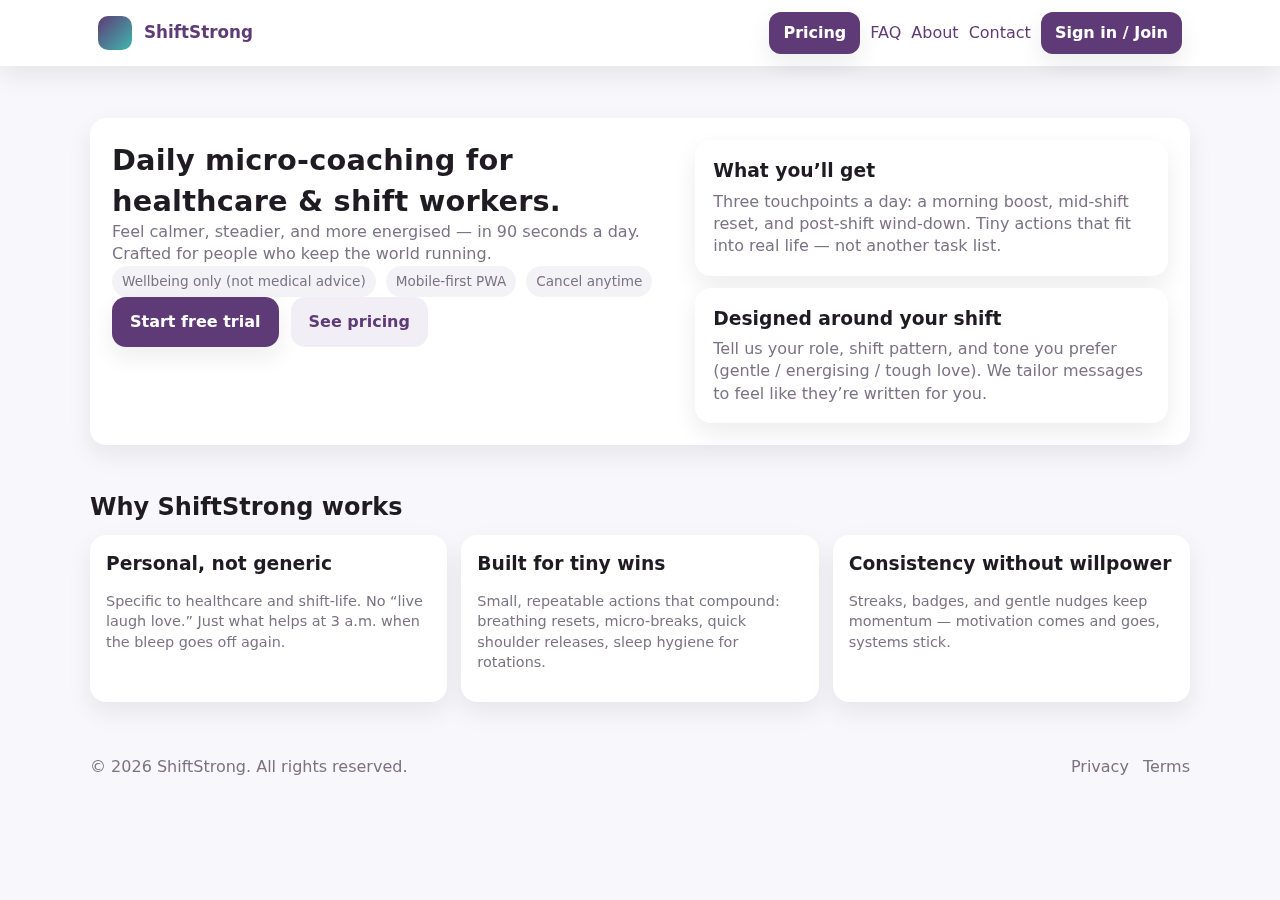
<file: index.html>
<!DOCTYPE html>
<html lang="en">
<head>
  <meta charset="UTF-8" />
  <meta name="viewport" content="width=device-width, initial-scale=1" />
  <title>ShiftStrong — Daily Energy & Resilience for Shift Workers</title>
  <link rel="manifest" href="manifest.json" />
  <link rel="icon" href="icons/icon-128.png" />
  <link rel="apple-touch-icon" href="icons/icon-192.png" />
  <meta name="theme-color" content="#5E3B76" />
  <link rel="stylesheet" href="styles.css" />
  <script defer src="app.js"></script>
</head>
<body>

  <div class="nav">
    <div class="container nav-inner">
      <a href="index.html" class="brand"><span class="logo"></span> ShiftStrong</a>
      <div style="display:flex; gap:10px; align-items:center;">
        <a href="pricing.html" class="btn">Pricing</a>
        <a href="faq.html">FAQ</a>
        <a href="about.html">About</a>
        <a href="contact.html">Contact</a>
        <a href="onboard.html" class="btn">Sign in / Join</a>
      </div>
    </div>
  </div>
  <div class="topbar-gap"></div>

  <div class="container hero">
    <div class="card">
      <div class="grid-2">
        <div>
          <h1>Daily micro-coaching for healthcare & shift workers.</h1>
          <p class="lead">Feel calmer, steadier, and more energised — in 90 seconds a day. Crafted for people who keep the world running.</p>
          <div class="badges">
            <span class="badge">Wellbeing only (not medical advice)</span>
            <span class="badge">Mobile-first PWA</span>
            <span class="badge">Cancel anytime</span>
          </div>
          <div class="cta-row">
            <a class="btn btn-primary" href="onboard.html">Start free trial</a>
            <a class="btn btn-ghost" href="pricing.html">See pricing</a>
            <button class="btn btn-ghost" data-install style="display:none" onclick="installPWA()">Install app</button>
          </div>
        </div>
        <div>
          <div class="feature">
            <h3>What you’ll get</h3>
            <p>Three touchpoints a day: a morning boost, mid-shift reset, and post-shift wind-down. Tiny actions that fit into real life — not another task list.</p>
          </div>
          <div class="feature" style="margin-top:12px">
            <h3>Designed around your shift</h3>
            <p>Tell us your role, shift pattern, and tone you prefer (gentle / energising / tough love). We tailor messages to feel like they’re written for you.</p>
          </div>
        </div>
      </div>
    </div>
  </div>

  <div class="container section">
    <h2>Why ShiftStrong works</h2>
    <div class="card-list">
      <div class="card">
        <h3>Personal, not generic</h3>
        <p class="small">Specific to healthcare and shift-life. No “live laugh love.” Just what helps at 3 a.m. when the bleep goes off again.</p>
      </div>
      <div class="card">
        <h3>Built for tiny wins</h3>
        <p class="small">Small, repeatable actions that compound: breathing resets, micro-breaks, quick shoulder releases, sleep hygiene for rotations.</p>
      </div>
      <div class="card">
        <h3>Consistency without willpower</h3>
        <p class="small">Streaks, badges, and gentle nudges keep momentum — motivation comes and goes, systems stick.</p>
      </div>
    </div>
  </div>


  <div class="footer">
    <div class="container" style="display:flex;justify-content:space-between;flex-wrap:wrap;gap:12px;">
      <div>© <span id="year"></span> ShiftStrong. All rights reserved.</div>
      <div style="display:flex; gap:14px;">
        <a href="privacy.html">Privacy</a>
        <a href="terms.html">Terms</a>
      </div>
    </div>
  </div>
  <script>document.getElementById('year').textContent = new Date().getFullYear();</script>

</body>
</html>
</file>
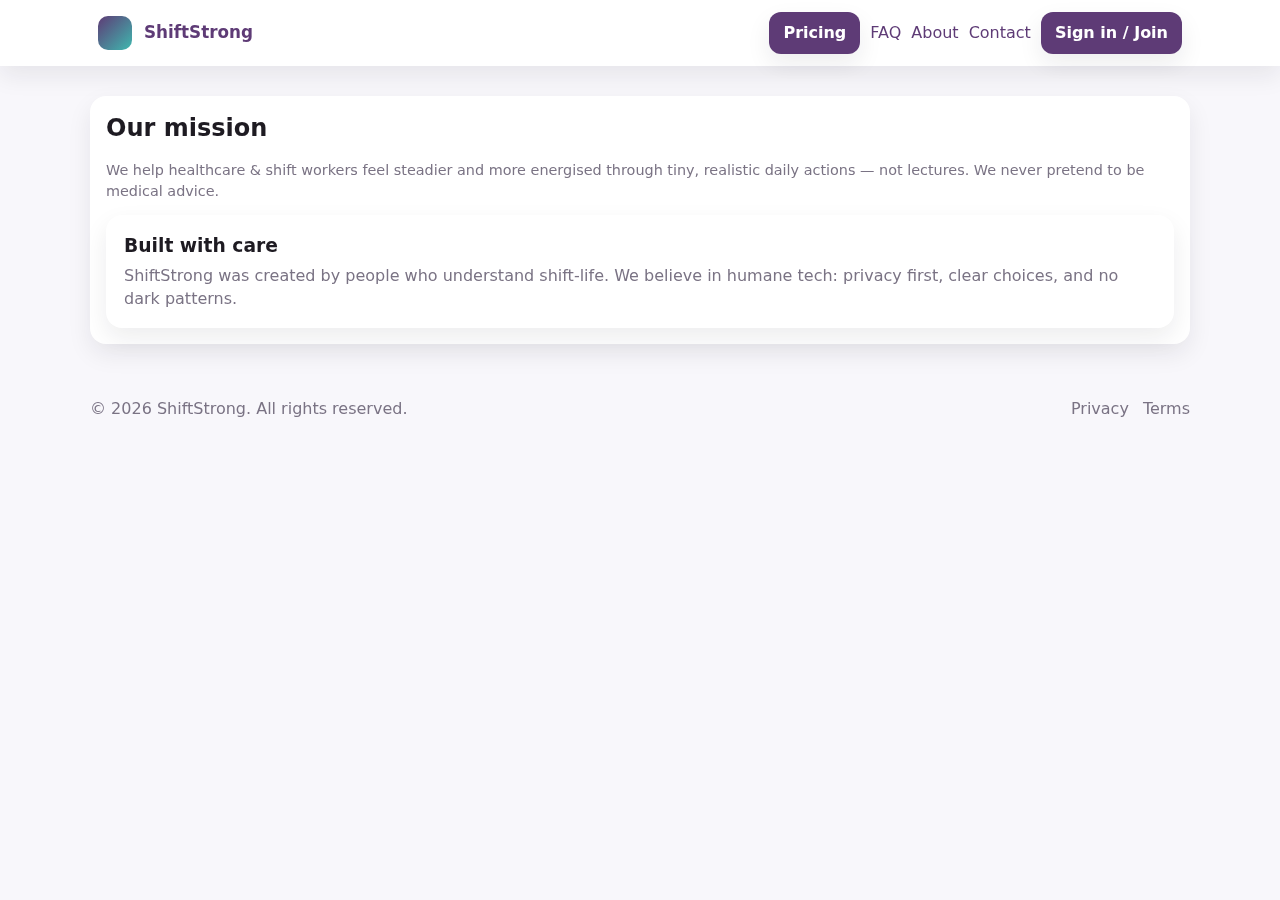
<file: about.html>
<!DOCTYPE html>
<html lang="en">
<head>
  <meta charset="UTF-8" />
  <meta name="viewport" content="width=device-width, initial-scale=1" />
  <title>About ShiftStrong</title>
  <link rel="manifest" href="manifest.json" />
  <link rel="icon" href="icons/icon-128.png" />
  <link rel="stylesheet" href="styles.css" />
  <script defer src="app.js"></script>
</head>
<body>

  <div class="nav">
    <div class="container nav-inner">
      <a href="index.html" class="brand"><span class="logo"></span> ShiftStrong</a>
      <div style="display:flex; gap:10px; align-items:center;">
        <a href="pricing.html" class="btn">Pricing</a>
        <a href="faq.html">FAQ</a>
        <a href="about.html">About</a>
        <a href="contact.html">Contact</a>
        <a href="onboard.html" class="btn">Sign in / Join</a>
      </div>
    </div>
  </div>
  <div class="topbar-gap"></div>

  <div class="container section">
    <div class="card">
      <h2>Our mission</h2>
      <p class="small">We help healthcare & shift workers feel steadier and more energised through tiny, realistic daily actions — not lectures. We never pretend to be medical advice.</p>
      <div class="feature" style="margin-top:10px">
        <h3>Built with care</h3>
        <p>ShiftStrong was created by people who understand shift-life. We believe in humane tech: privacy first, clear choices, and no dark patterns.</p>
      </div>
    </div>
  </div>

  <div class="footer">
    <div class="container" style="display:flex;justify-content:space-between;flex-wrap:wrap;gap:12px;">
      <div>© <span id="year"></span> ShiftStrong. All rights reserved.</div>
      <div style="display:flex; gap:14px;">
        <a href="privacy.html">Privacy</a>
        <a href="terms.html">Terms</a>
      </div>
    </div>
  </div>
  <script>document.getElementById('year').textContent = new Date().getFullYear();</script>

</body>
</html>
</file>
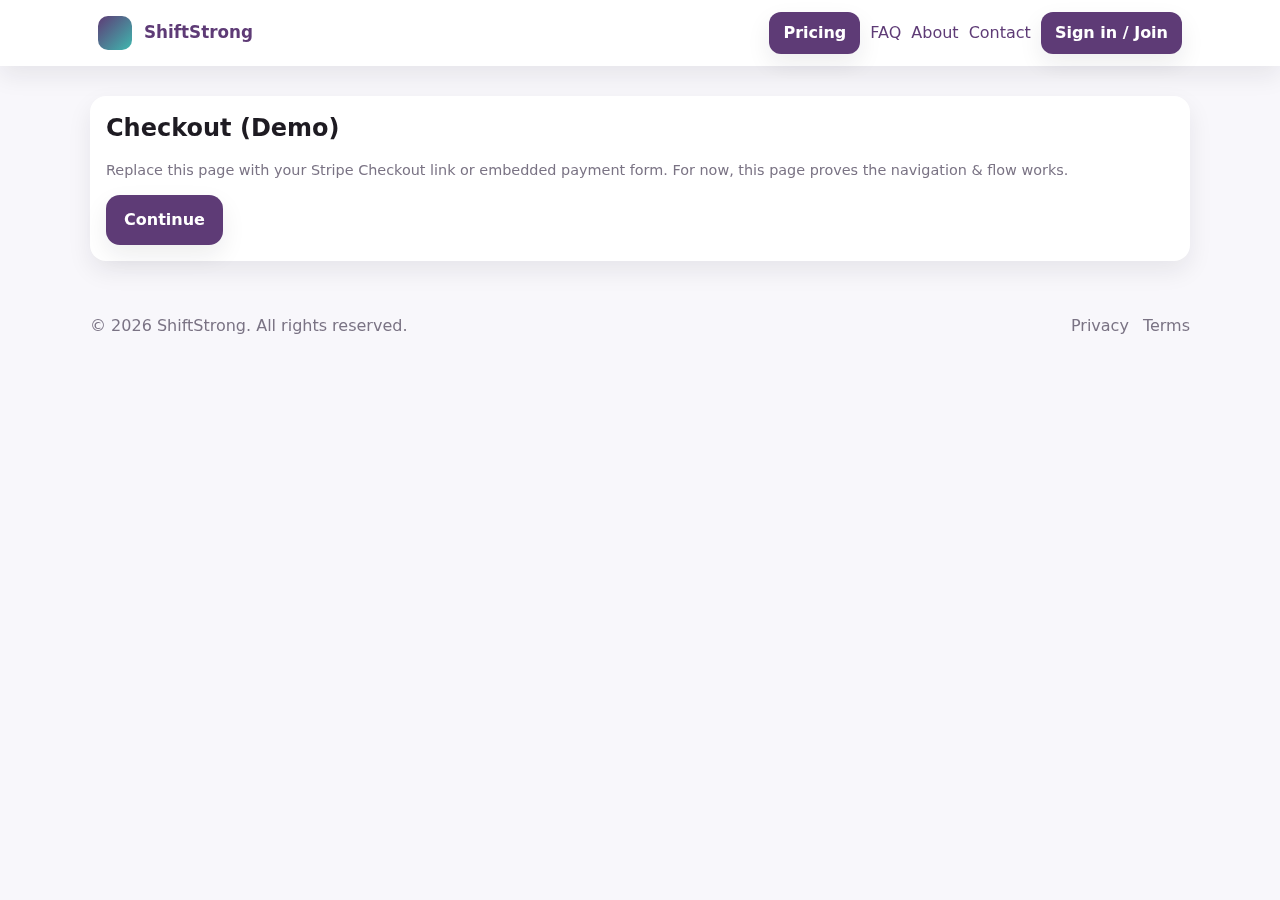
<file: checkout.html>
<!DOCTYPE html>
<html lang="en">
<head>
  <meta charset="UTF-8" />
  <meta name="viewport" content="width=device-width, initial-scale=1" />
  <title>Checkout — ShiftStrong</title>
  <link rel="manifest" href="manifest.json" />
  <link rel="icon" href="icons/icon-128.png" />
  <link rel="stylesheet" href="styles.css" />
  <script defer src="app.js"></script>
</head>
<body>

  <div class="nav">
    <div class="container nav-inner">
      <a href="index.html" class="brand"><span class="logo"></span> ShiftStrong</a>
      <div style="display:flex; gap:10px; align-items:center;">
        <a href="pricing.html" class="btn">Pricing</a>
        <a href="faq.html">FAQ</a>
        <a href="about.html">About</a>
        <a href="contact.html">Contact</a>
        <a href="onboard.html" class="btn">Sign in / Join</a>
      </div>
    </div>
  </div>
  <div class="topbar-gap"></div>

  <div class="container section">
    <div class="card">
      <h2>Checkout (Demo)</h2>
      <p class="small">Replace this page with your Stripe Checkout link or embedded payment form. For now, this page proves the navigation & flow works.</p>
      <a class="btn btn-primary" href="onboard.html">Continue</a>
    </div>
  </div>

  <div class="footer">
    <div class="container" style="display:flex;justify-content:space-between;flex-wrap:wrap;gap:12px;">
      <div>© <span id="year"></span> ShiftStrong. All rights reserved.</div>
      <div style="display:flex; gap:14px;">
        <a href="privacy.html">Privacy</a>
        <a href="terms.html">Terms</a>
      </div>
    </div>
  </div>
  <script>document.getElementById('year').textContent = new Date().getFullYear();</script>

</body>
</html>
</file>
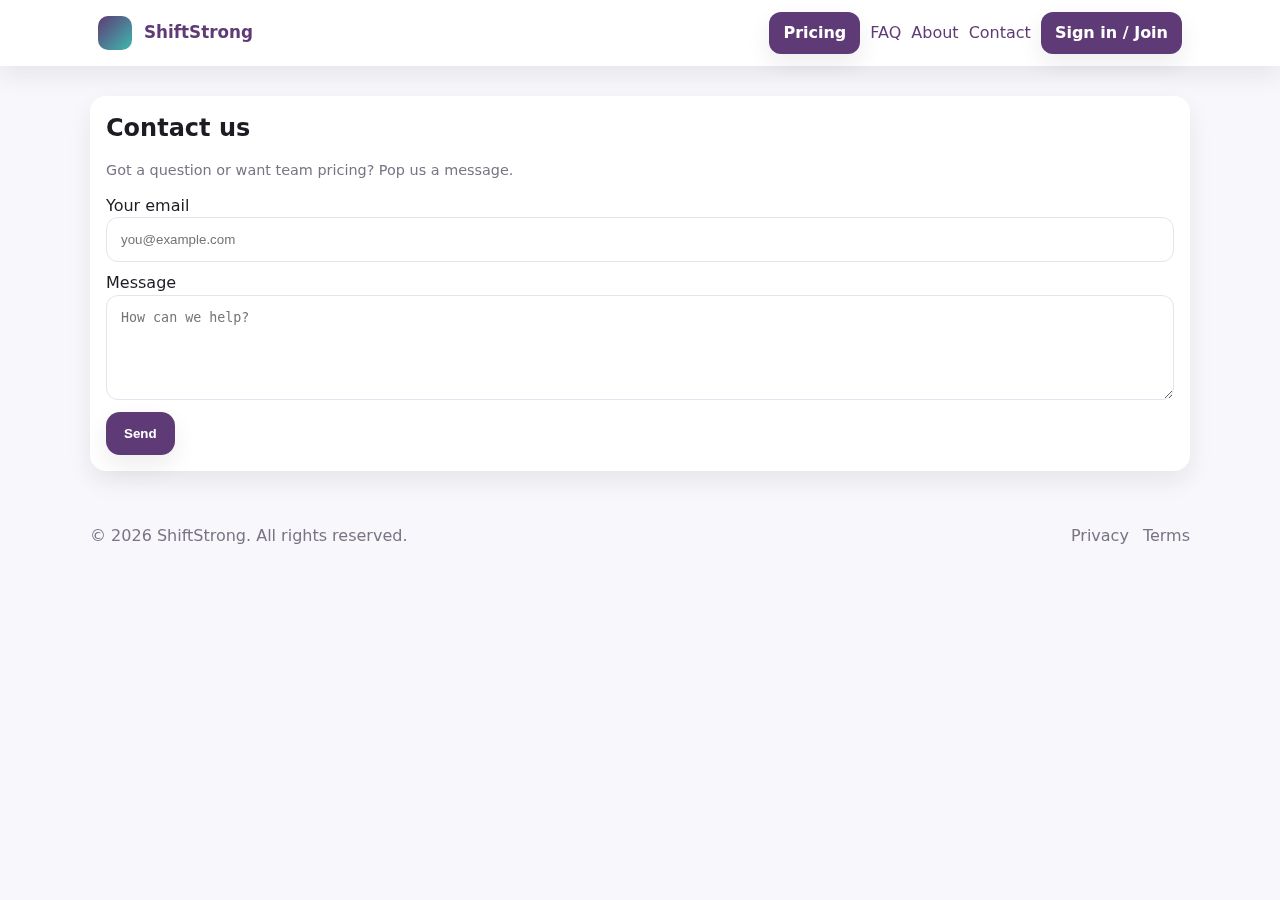
<file: contact.html>
<!DOCTYPE html>
<html lang="en">
<head>
  <meta charset="UTF-8" />
  <meta name="viewport" content="width=device-width, initial-scale=1" />
  <title>Contact — ShiftStrong</title>
  <link rel="manifest" href="manifest.json" />
  <link rel="icon" href="icons/icon-128.png" />
  <link rel="stylesheet" href="styles.css" />
  <script defer src="app.js"></script>
</head>
<body>

  <div class="nav">
    <div class="container nav-inner">
      <a href="index.html" class="brand"><span class="logo"></span> ShiftStrong</a>
      <div style="display:flex; gap:10px; align-items:center;">
        <a href="pricing.html" class="btn">Pricing</a>
        <a href="faq.html">FAQ</a>
        <a href="about.html">About</a>
        <a href="contact.html">Contact</a>
        <a href="onboard.html" class="btn">Sign in / Join</a>
      </div>
    </div>
  </div>
  <div class="topbar-gap"></div>

  <div class="container section">
    <div class="card">
      <h2>Contact us</h2>
      <p class="small">Got a question or want team pricing? Pop us a message.</p>
      <form onsubmit="alert('Thanks! We\'ll get back to you.'); return false;">
        <label>Your email
          <input type="email" required placeholder="you@example.com" />
        </label>
        <label>Message
          <textarea rows="5" required placeholder="How can we help?"></textarea>
        </label>
        <button class="btn btn-primary" type="submit">Send</button>
      </form>
    </div>
  </div>

  <div class="footer">
    <div class="container" style="display:flex;justify-content:space-between;flex-wrap:wrap;gap:12px;">
      <div>© <span id="year"></span> ShiftStrong. All rights reserved.</div>
      <div style="display:flex; gap:14px;">
        <a href="privacy.html">Privacy</a>
        <a href="terms.html">Terms</a>
      </div>
    </div>
  </div>
  <script>document.getElementById('year').textContent = new Date().getFullYear();</script>

</body>
</html>
</file>
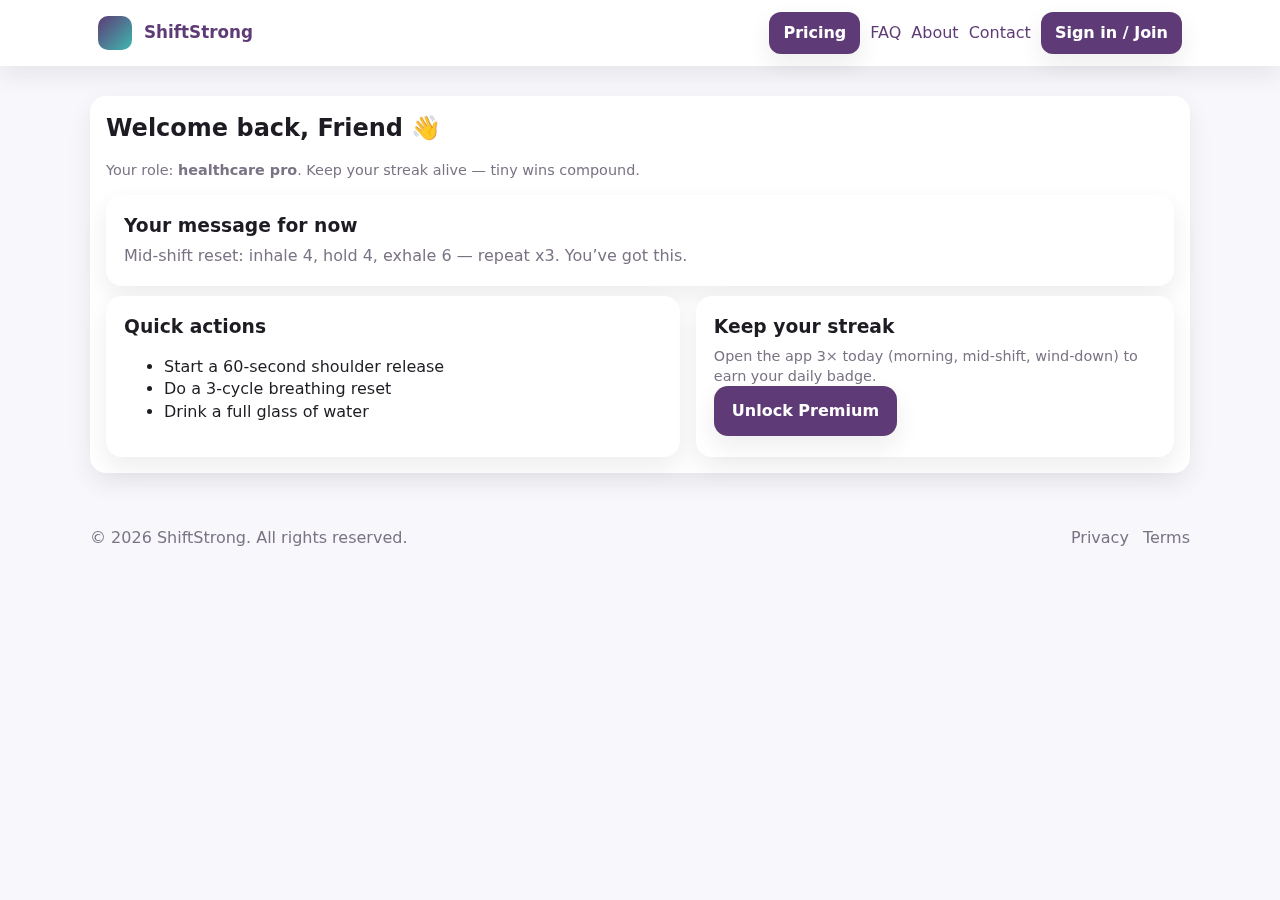
<file: dashboard.html>
<!DOCTYPE html>
<html lang="en">
<head>
  <meta charset="UTF-8" />
  <meta name="viewport" content="width=device-width, initial-scale=1" />
  <title>ShiftStrong — Dashboard</title>
  <link rel="manifest" href="manifest.json" />
  <link rel="icon" href="icons/icon-128.png" />
  <link rel="stylesheet" href="styles.css" />
  <script defer src="app.js"></script>
</head>
<body onload="renderDashboard()">

  <div class="nav">
    <div class="container nav-inner">
      <a href="index.html" class="brand"><span class="logo"></span> ShiftStrong</a>
      <div style="display:flex; gap:10px; align-items:center;">
        <a href="pricing.html" class="btn">Pricing</a>
        <a href="faq.html">FAQ</a>
        <a href="about.html">About</a>
        <a href="contact.html">Contact</a>
        <a href="onboard.html" class="btn">Sign in / Join</a>
      </div>
    </div>
  </div>
  <div class="topbar-gap"></div>

  <div class="container section">
    <div class="card">
      <h2>Welcome back, <span data-name>Friend</span> 👋</h2>
      <p class="small">Your role: <strong data-role>healthcare pro</strong>. Keep your streak alive — tiny wins compound.</p>
      <div class="feature" style="margin-top:10px">
        <h3>Your message for now</h3>
        <p data-message>Loading…</p>
      </div>
      <div class="grid-2" style="margin-top:10px">
        <div class="feature">
          <h3>Quick actions</h3>
          <ul>
            <li>Start a 60-second shoulder release</li>
            <li>Do a 3-cycle breathing reset</li>
            <li>Drink a full glass of water</li>
          </ul>
        </div>
        <div class="feature">
          <h3>Keep your streak</h3>
          <p class="small">Open the app 3× today (morning, mid-shift, wind-down) to earn your daily badge.</p>
          <a class="btn btn-primary" href="pricing.html">Unlock Premium</a>
        </div>
      </div>
    </div>
  </div>

  <div class="footer">
    <div class="container" style="display:flex;justify-content:space-between;flex-wrap:wrap;gap:12px;">
      <div>© <span id="year"></span> ShiftStrong. All rights reserved.</div>
      <div style="display:flex; gap:14px;">
        <a href="privacy.html">Privacy</a>
        <a href="terms.html">Terms</a>
      </div>
    </div>
  </div>
  <script>document.getElementById('year').textContent = new Date().getFullYear();</script>

</body>
</html>
</file>
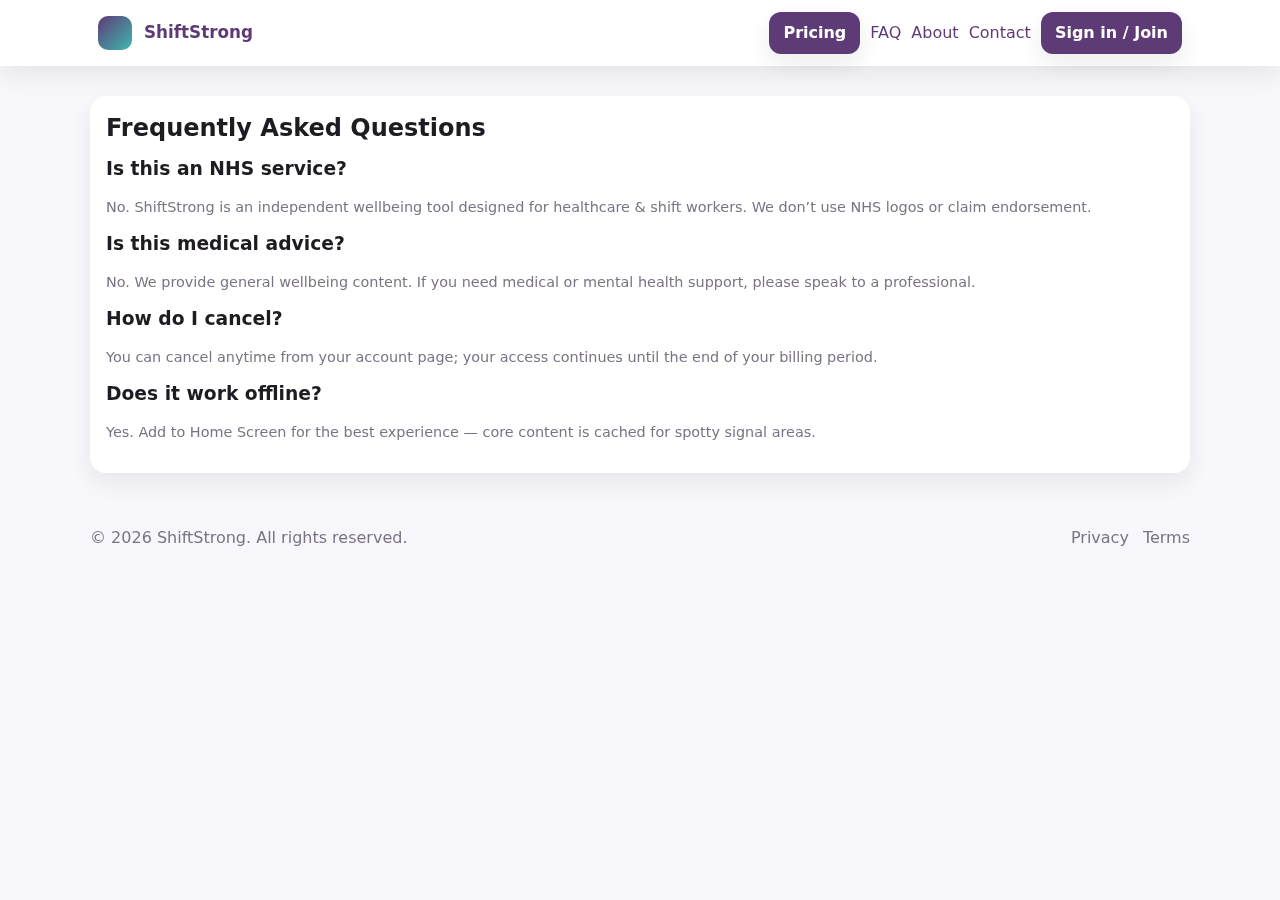
<file: faq.html>
<!DOCTYPE html>
<html lang="en">
<head>
  <meta charset="UTF-8" />
  <meta name="viewport" content="width=device-width, initial-scale=1" />
  <title>ShiftStrong — FAQ</title>
  <link rel="manifest" href="manifest.json" />
  <link rel="icon" href="icons/icon-128.png" />
  <link rel="stylesheet" href="styles.css" />
  <script defer src="app.js"></script>
</head>
<body>

  <div class="nav">
    <div class="container nav-inner">
      <a href="index.html" class="brand"><span class="logo"></span> ShiftStrong</a>
      <div style="display:flex; gap:10px; align-items:center;">
        <a href="pricing.html" class="btn">Pricing</a>
        <a href="faq.html">FAQ</a>
        <a href="about.html">About</a>
        <a href="contact.html">Contact</a>
        <a href="onboard.html" class="btn">Sign in / Join</a>
      </div>
    </div>
  </div>
  <div class="topbar-gap"></div>

  <div class="container section">
    <div class="card">
      <h2>Frequently Asked Questions</h2>
      <h3>Is this an NHS service?</h3>
      <p class="small">No. ShiftStrong is an independent wellbeing tool designed for healthcare & shift workers. We don’t use NHS logos or claim endorsement.</p>
      <h3>Is this medical advice?</h3>
      <p class="small">No. We provide general wellbeing content. If you need medical or mental health support, please speak to a professional.</p>
      <h3>How do I cancel?</h3>
      <p class="small">You can cancel anytime from your account page; your access continues until the end of your billing period.</p>
      <h3>Does it work offline?</h3>
      <p class="small">Yes. Add to Home Screen for the best experience — core content is cached for spotty signal areas.</p>
    </div>
  </div>

  <div class="footer">
    <div class="container" style="display:flex;justify-content:space-between;flex-wrap:wrap;gap:12px;">
      <div>© <span id="year"></span> ShiftStrong. All rights reserved.</div>
      <div style="display:flex; gap:14px;">
        <a href="privacy.html">Privacy</a>
        <a href="terms.html">Terms</a>
      </div>
    </div>
  </div>
  <script>document.getElementById('year').textContent = new Date().getFullYear();</script>

</body>
</html>
</file>
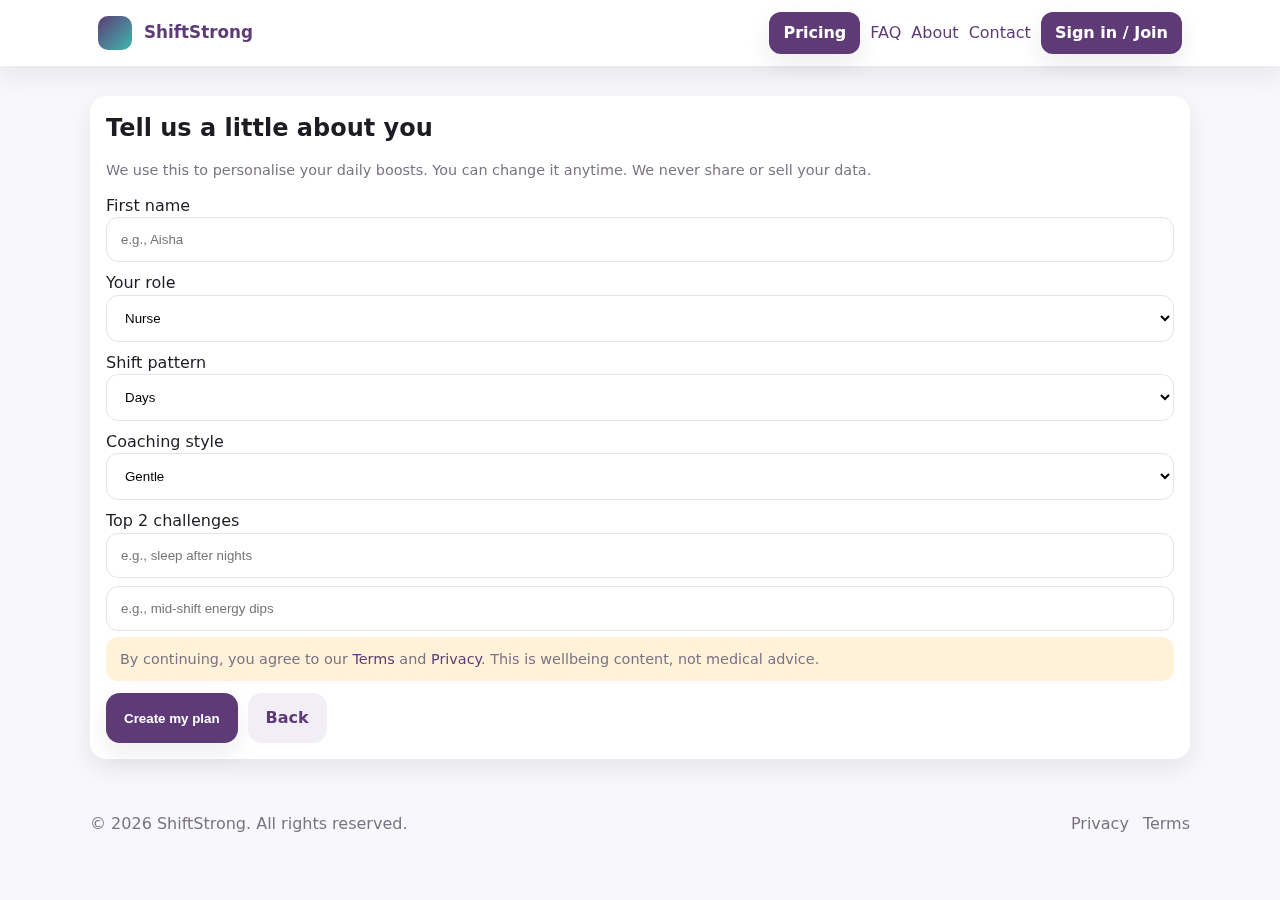
<file: onboard.html>
<!DOCTYPE html>
<html lang="en">
<head>
  <meta charset="UTF-8" />
  <meta name="viewport" content="width=device-width, initial-scale=1" />
  <title>Join ShiftStrong — Onboarding</title>
  <link rel="manifest" href="manifest.json" />
  <link rel="icon" href="icons/icon-128.png" />
  <link rel="stylesheet" href="styles.css" />
  <script defer src="app.js"></script>
</head>
<body>

  <div class="nav">
    <div class="container nav-inner">
      <a href="index.html" class="brand"><span class="logo"></span> ShiftStrong</a>
      <div style="display:flex; gap:10px; align-items:center;">
        <a href="pricing.html" class="btn">Pricing</a>
        <a href="faq.html">FAQ</a>
        <a href="about.html">About</a>
        <a href="contact.html">Contact</a>
        <a href="onboard.html" class="btn">Sign in / Join</a>
      </div>
    </div>
  </div>
  <div class="topbar-gap"></div>

  <div class="container section">
    <div class="card">
      <h2>Tell us a little about you</h2>
      <p class="small">We use this to personalise your daily boosts. You can change it anytime. We never share or sell your data.</p>
      <form onsubmit="return saveProfile(this)">
        <label>First name
          <input name="firstName" required placeholder="e.g., Aisha" />
        </label>
        <label>Your role
          <select name="role">
            <option value="nurse">Nurse</option>
            <option value="doctor">Doctor</option>
            <option value="paramedic">Paramedic</option>
            <option value="therapist">Therapist</option>
            <option value="healthcare assistant">Healthcare Assistant</option>
            <option value="admin">Admin/Coordinator</option>
            <option value="other">Other</option>
          </select>
        </label>
        <label>Shift pattern
          <select name="shift">
            <option value="days">Days</option>
            <option value="nights">Nights</option>
            <option value="rotating">Rotating</option>
            <option value="variable">Variable</option>
          </select>
        </label>
        <label>Coaching style
          <select name="tone">
            <option value="gentle">Gentle</option>
            <option value="energising">Energising</option>
            <option value="tough">Tough love</option>
          </select>
        </label>
        <label>Top 2 challenges
          <input name="challenge1" placeholder="e.g., sleep after nights" />
          <input name="challenge2" placeholder="e.g., mid-shift energy dips" style="margin-top:8px" />
        </label>
        <div class="notice small">By continuing, you agree to our <a href="terms.html">Terms</a> and <a href="privacy.html">Privacy</a>. This is wellbeing content, not medical advice.</div>
        <div style="margin-top:12px; display:flex; gap:10px; flex-wrap:wrap">
          <button class="btn btn-primary" type="submit">Create my plan</button>
          <a class="btn btn-ghost" href="index.html">Back</a>
        </div>
      </form>
    </div>
  </div>

  <div class="footer">
    <div class="container" style="display:flex;justify-content:space-between;flex-wrap:wrap;gap:12px;">
      <div>© <span id="year"></span> ShiftStrong. All rights reserved.</div>
      <div style="display:flex; gap:14px;">
        <a href="privacy.html">Privacy</a>
        <a href="terms.html">Terms</a>
      </div>
    </div>
  </div>
  <script>document.getElementById('year').textContent = new Date().getFullYear();</script>

</body>
</html>
</file>
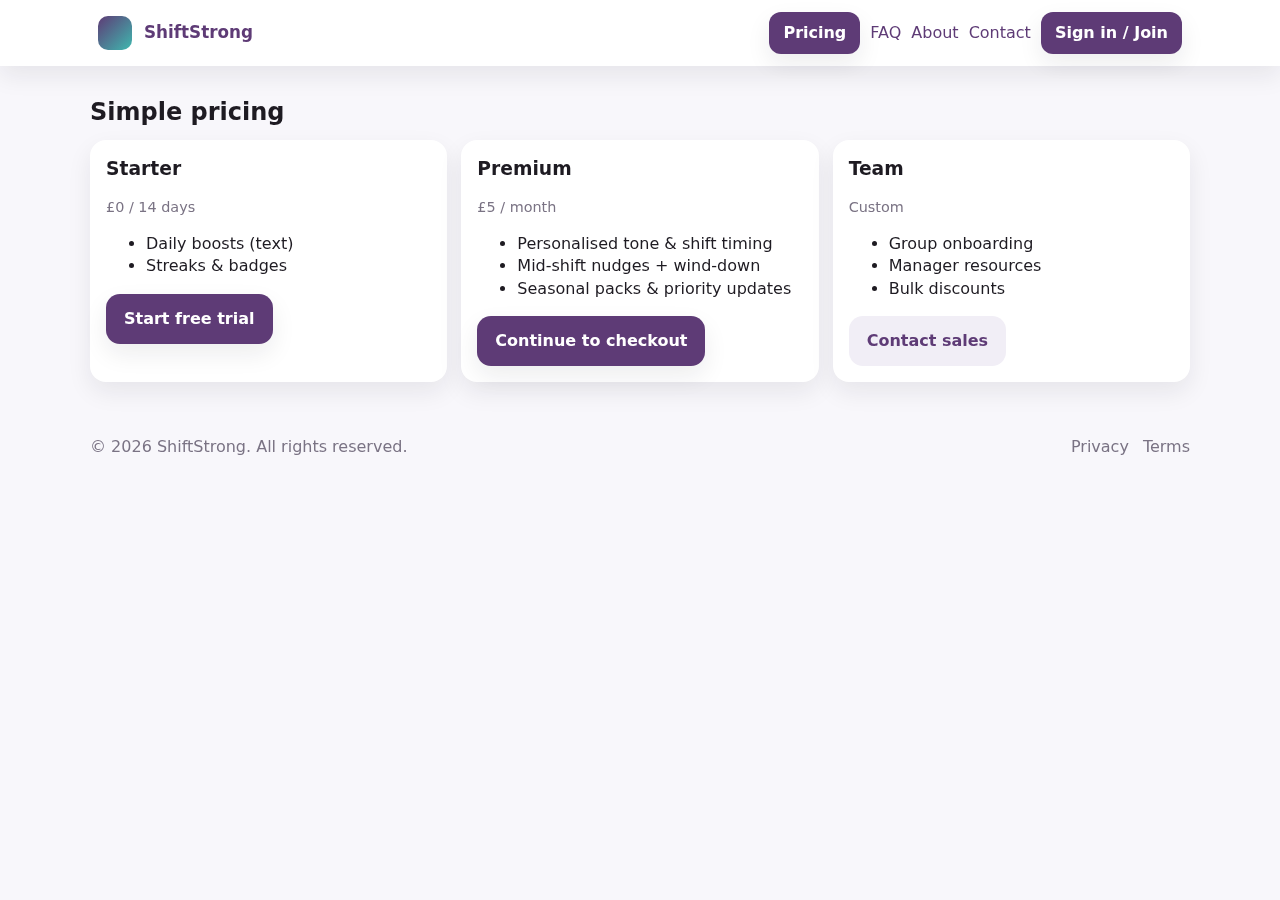
<file: pricing.html>
<!DOCTYPE html>
<html lang="en">
<head>
  <meta charset="UTF-8" />
  <meta name="viewport" content="width=device-width, initial-scale=1" />
  <title>ShiftStrong — Pricing</title>
  <link rel="manifest" href="manifest.json" />
  <link rel="icon" href="icons/icon-128.png" />
  <link rel="stylesheet" href="styles.css" />
  <script defer src="app.js"></script>
</head>
<body>

  <div class="nav">
    <div class="container nav-inner">
      <a href="index.html" class="brand"><span class="logo"></span> ShiftStrong</a>
      <div style="display:flex; gap:10px; align-items:center;">
        <a href="pricing.html" class="btn">Pricing</a>
        <a href="faq.html">FAQ</a>
        <a href="about.html">About</a>
        <a href="contact.html">Contact</a>
        <a href="onboard.html" class="btn">Sign in / Join</a>
      </div>
    </div>
  </div>
  <div class="topbar-gap"></div>

  <div class="container section">
    <h2>Simple pricing</h2>
    <div class="card-list">
      <div class="card">
        <h3>Starter</h3>
        <p class="small">£0 / 14 days</p>
        <ul>
          <li>Daily boosts (text)</li>
          <li>Streaks & badges</li>
        </ul>
        <a class="btn btn-primary" href="onboard.html">Start free trial</a>
      </div>
      <div class="card">
        <h3>Premium</h3>
        <p class="small">£5 / month</p>
        <ul>
          <li>Personalised tone & shift timing</li>
          <li>Mid-shift nudges + wind-down</li>
          <li>Seasonal packs & priority updates</li>
        </ul>
        <a class="btn btn-primary" href="checkout.html">Continue to checkout</a>
      </div>
      <div class="card">
        <h3>Team</h3>
        <p class="small">Custom</p>
        <ul>
          <li>Group onboarding</li>
          <li>Manager resources</li>
          <li>Bulk discounts</li>
        </ul>
        <a class="btn btn-ghost" href="contact.html">Contact sales</a>
      </div>
    </div>
  </div>

  <div class="footer">
    <div class="container" style="display:flex;justify-content:space-between;flex-wrap:wrap;gap:12px;">
      <div>© <span id="year"></span> ShiftStrong. All rights reserved.</div>
      <div style="display:flex; gap:14px;">
        <a href="privacy.html">Privacy</a>
        <a href="terms.html">Terms</a>
      </div>
    </div>
  </div>
  <script>document.getElementById('year').textContent = new Date().getFullYear();</script>

</body>
</html>
</file>
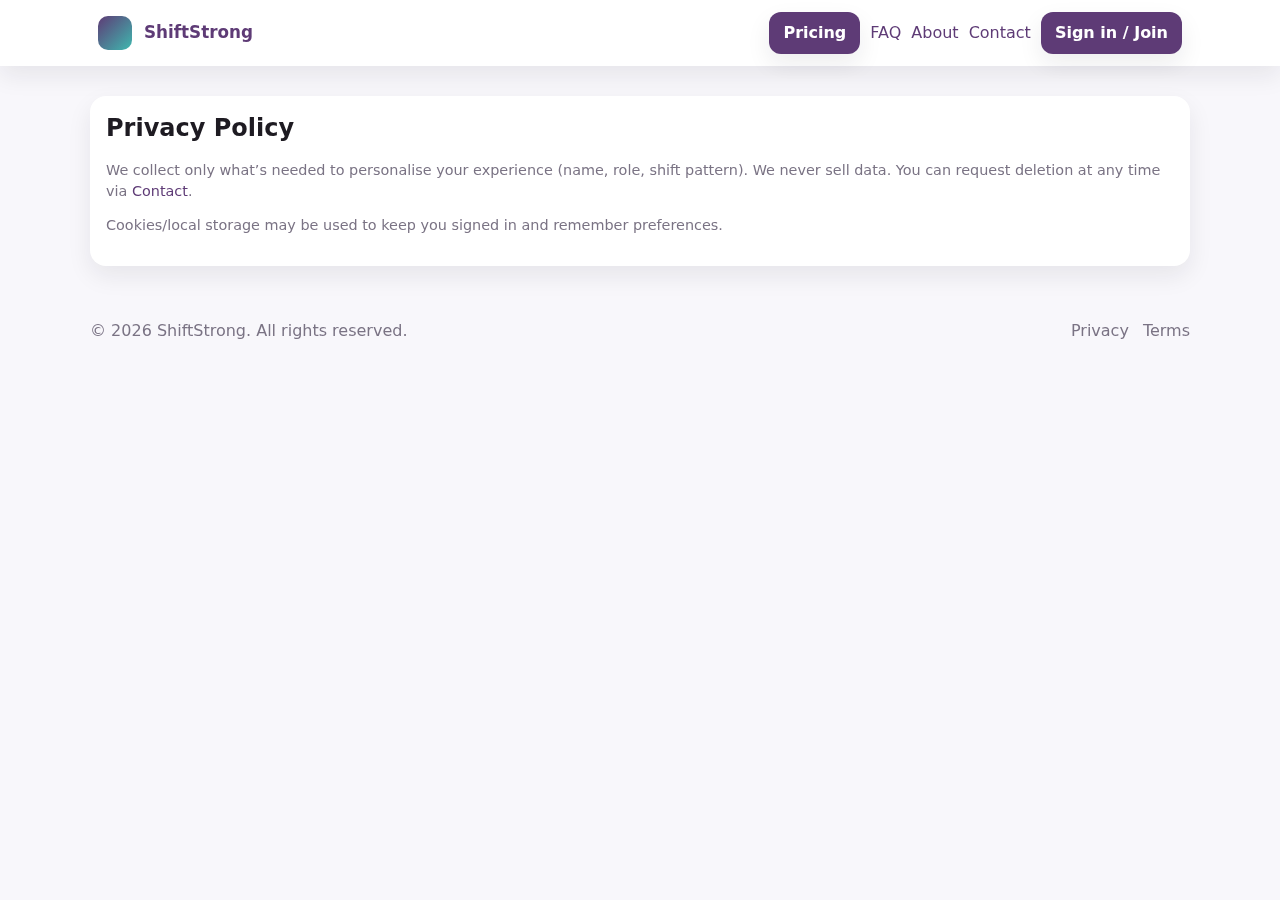
<file: privacy.html>
<!DOCTYPE html>
<html lang="en">
<head>
  <meta charset="UTF-8" />
  <meta name="viewport" content="width=device-width, initial-scale=1" />
  <title>Privacy — ShiftStrong</title>
  <link rel="manifest" href="manifest.json" />
  <link rel="icon" href="icons/icon-128.png" />
  <link rel="stylesheet" href="styles.css" />
  <script defer src="app.js"></script>
</head>
<body>

  <div class="nav">
    <div class="container nav-inner">
      <a href="index.html" class="brand"><span class="logo"></span> ShiftStrong</a>
      <div style="display:flex; gap:10px; align-items:center;">
        <a href="pricing.html" class="btn">Pricing</a>
        <a href="faq.html">FAQ</a>
        <a href="about.html">About</a>
        <a href="contact.html">Contact</a>
        <a href="onboard.html" class="btn">Sign in / Join</a>
      </div>
    </div>
  </div>
  <div class="topbar-gap"></div>

  <div class="container section">
    <div class="card">
      <h2>Privacy Policy</h2>
      <p class="small">We collect only what’s needed to personalise your experience (name, role, shift pattern). We never sell data. You can request deletion at any time via <a href="contact.html">Contact</a>.</p>
      <p class="small">Cookies/local storage may be used to keep you signed in and remember preferences.</p>
    </div>
  </div>

  <div class="footer">
    <div class="container" style="display:flex;justify-content:space-between;flex-wrap:wrap;gap:12px;">
      <div>© <span id="year"></span> ShiftStrong. All rights reserved.</div>
      <div style="display:flex; gap:14px;">
        <a href="privacy.html">Privacy</a>
        <a href="terms.html">Terms</a>
      </div>
    </div>
  </div>
  <script>document.getElementById('year').textContent = new Date().getFullYear();</script>

</body>
</html>
</file>
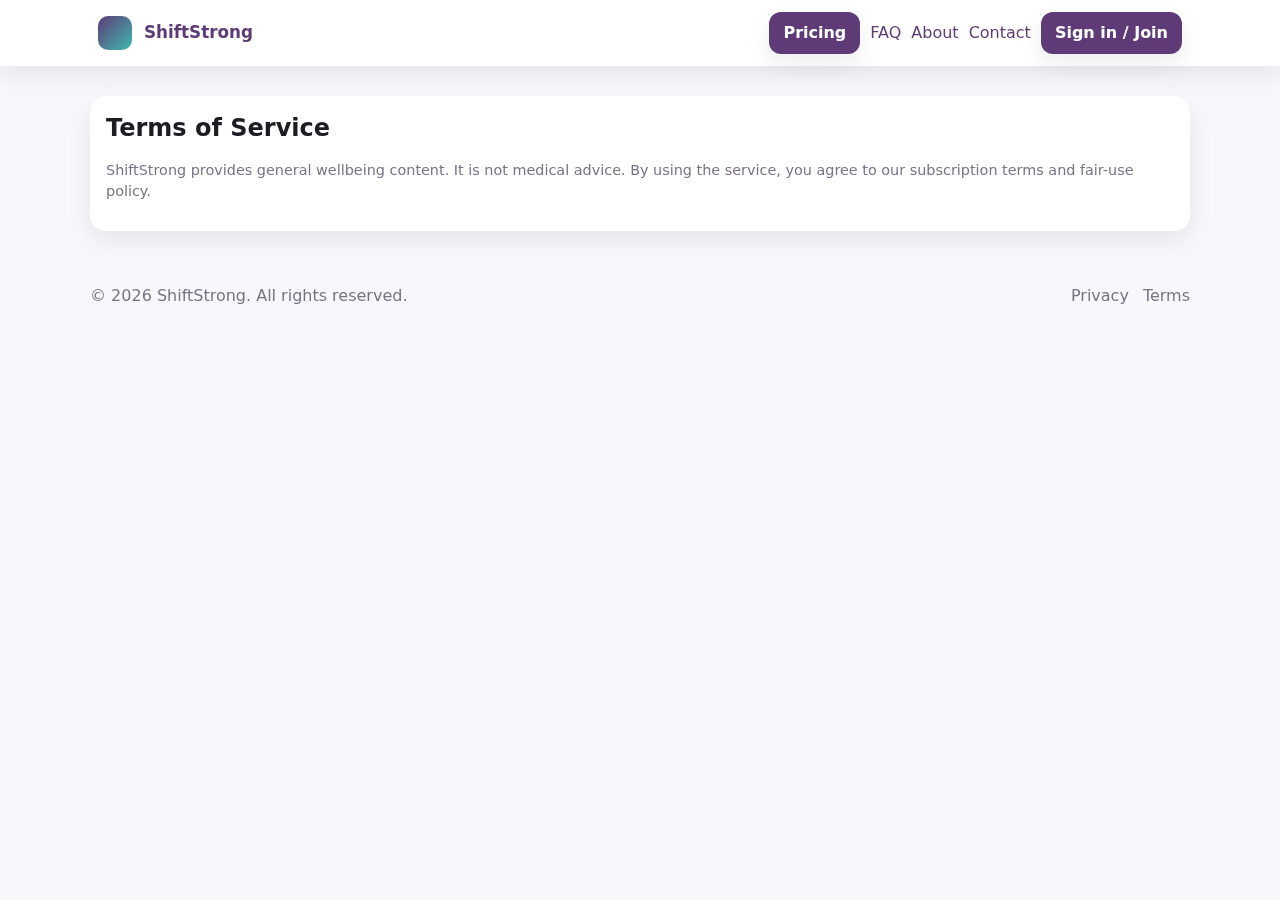
<file: terms.html>
<!DOCTYPE html>
<html lang="en">
<head>
  <meta charset="UTF-8" />
  <meta name="viewport" content="width=device-width, initial-scale=1" />
  <title>Terms — ShiftStrong</title>
  <link rel="manifest" href="manifest.json" />
  <link rel="icon" href="icons/icon-128.png" />
  <link rel="stylesheet" href="styles.css" />
  <script defer src="app.js"></script>
</head>
<body>

  <div class="nav">
    <div class="container nav-inner">
      <a href="index.html" class="brand"><span class="logo"></span> ShiftStrong</a>
      <div style="display:flex; gap:10px; align-items:center;">
        <a href="pricing.html" class="btn">Pricing</a>
        <a href="faq.html">FAQ</a>
        <a href="about.html">About</a>
        <a href="contact.html">Contact</a>
        <a href="onboard.html" class="btn">Sign in / Join</a>
      </div>
    </div>
  </div>
  <div class="topbar-gap"></div>

  <div class="container section">
    <div class="card">
      <h2>Terms of Service</h2>
      <p class="small">ShiftStrong provides general wellbeing content. It is not medical advice. By using the service, you agree to our subscription terms and fair-use policy.</p>
    </div>
  </div>

  <div class="footer">
    <div class="container" style="display:flex;justify-content:space-between;flex-wrap:wrap;gap:12px;">
      <div>© <span id="year"></span> ShiftStrong. All rights reserved.</div>
      <div style="display:flex; gap:14px;">
        <a href="privacy.html">Privacy</a>
        <a href="terms.html">Terms</a>
      </div>
    </div>
  </div>
  <script>document.getElementById('year').textContent = new Date().getFullYear();</script>

</body>
</html>
</file>
<file: styles.css>
:root{
  --primary: #5E3B76;
  --accent: #3FB8AF;
  --bg: #F8F7FB;
  --text: #1E1B22;
  --muted: #7A7384;
  --card: #FFFFFF;
  --shadow: 0 10px 25px rgba(30,27,34,0.08);
  --radius: 16px;
}
*{box-sizing:border-box}
html,body{margin:0;padding:0;background:var(--bg);color:var(--text);font-family:system-ui,-apple-system,Segoe UI,Roboto,Ubuntu,Inter,Helvetica,Arial,sans-serif;line-height:1.4}
a{color:var(--primary);text-decoration:none}
a:hover{text-decoration:underline}
.container{width:min(1100px,92%);margin:0 auto}

.nav{position:sticky;top:0;background:rgba(255,255,255,0.9);backdrop-filter:saturate(150%) blur(8px);box-shadow:var(--shadow);z-index:10}
.nav-inner{display:flex;align-items:center;justify-content:space-between;padding:12px 8px}
.brand{display:flex;align-items:center;gap:12px;font-weight:700;font-size:1.05rem}
.brand .logo{width:34px;height:34px;border-radius:10px;background:linear-gradient(135deg,var(--primary),var(--accent));display:inline-block}
.nav a.btn{padding:10px 14px;border-radius:12px;background:var(--primary);color:white;box-shadow:var(--shadow)}

.hero{padding:44px 0 24px}
.hero .card{background:var(--card);border-radius:var(--radius);box-shadow:var(--shadow);padding:22px;display:grid;gap:18px}
.hero h1{margin:0;font-size:1.8rem;letter-spacing:0.2px}
.hero p.lead{margin:0;color:var(--muted)}
.cta-row{display:flex;gap:12px;flex-wrap:wrap}
.btn{display:inline-block;padding:14px 18px;border-radius:14px;border:none;cursor:pointer;font-weight:600}
.btn-primary{background:var(--primary);color:#fff;box-shadow:var(--shadow)}
.btn-ghost{background:#f1eef6;color:var(--primary)}
.badges{display:flex;gap:10px;flex-wrap:wrap;font-size:0.85rem;color:var(--muted)}
.badge{background:#f3f2f6;border-radius:999px;padding:6px 10px}

.grid-2{display:grid;grid-template-columns:1fr;gap:16px}
@media(min-width:880px){.grid-2{grid-template-columns:1.2fr 1fr}}

.feature{background:var(--card);border-radius:var(--radius);box-shadow:var(--shadow);padding:18px}
.feature h3{margin:0 0 6px 0}
.feature p{margin:0;color:var(--muted)}

.footer{padding:32px 0;color:var(--muted)}
.footer a{color:var(--muted)}

.section{padding:22px 0}
.section h2{margin:0 0 10px 0}

.card-list{display:grid;grid-template-columns:1fr;gap:14px}
@media(min-width:720px){.card-list{grid-template-columns:repeat(3,1fr)}}
.card{background:var(--card);border-radius:var(--radius);box-shadow:var(--shadow);padding:16px}
.card h3{margin:0 0 6px 0}
.small{font-size:0.9rem;color:var(--muted)}

.notice{padding:12px 14px;border-radius:12px;background:#fff2d9}
input,select,textarea{width:100%;padding:14px;border-radius:12px;border:1px solid #e6e2ee;background:#fff}
label{display:block;margin:10px 0 6px}

.topbar-gap{height:8px}
</file>
